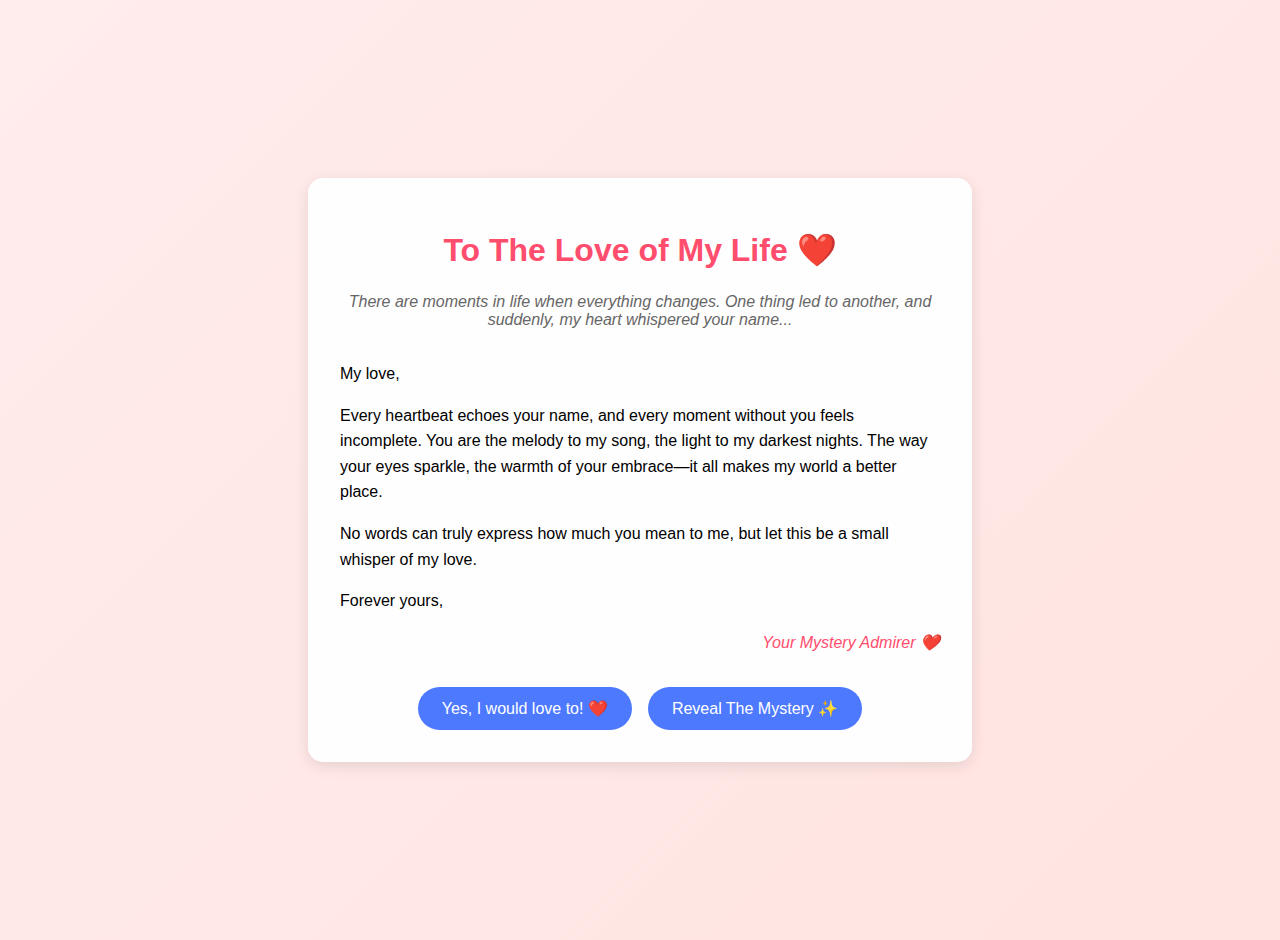
<file: index.html>
<!DOCTYPE html>
<html lang="en">
<head>
    <meta charset="UTF-8">
    <meta name="viewport" content="width=device-width, initial-scale=1.0">
    <title>To The Love of My Life ❤️</title>
    <style>
        body {
            font-family: 'Arial', sans-serif;
            background: linear-gradient(135deg, #ffecec, #ffe4e1);
            min-height: 100vh;
            margin: 0;
            padding: 20px;
            display: flex;
            justify-content: center;
            align-items: center;
        }
        
        .container {
            background: rgba(255, 255, 255, 0.95);
            padding: 2rem;
            border-radius: 15px;
            box-shadow: 0 4px 15px rgba(0, 0, 0, 0.1);
            max-width: 600px;
            width: 90%;
            text-align: center;
        }
        
        h1 {
            color: #ff4d6d;
            margin-bottom: 1.5rem;
        }
        
        .message {
            font-style: italic;
            color: #666;
            margin-bottom: 2rem;
        }
        
        .letter {
            text-align: left;
            margin-bottom: 2rem;
            line-height: 1.6;
        }
        
        .signature {
            text-align: right;
            font-style: italic;
            color: #ff4d6d;
        }
        
        .buttons {
            display: flex;
            gap: 1rem;
            justify-content: center;
            flex-wrap: wrap;
        }
        
        button {
            padding: 12px 24px;
            border: none;
            border-radius: 25px;
            cursor: pointer;
            font-size: 1rem;
            transition: transform 0.2s, box-shadow 0.2s;
        }
        
        button:hover {
            transform: translateY(-2px);
            box-shadow: 0 4px 10px rgba(0, 0, 0, 0.1);
        }
        
        button[type="submit"]:first-of-type {
            background: #ff4d6d;
            color: white;
        }
        
        button[type="submit"]:last-of-type {
            background: #4d79ff;
            color: white;
        }
        
        .fade-in {
            animation: fadeIn 1.5s ease-in;
        }
        
        @keyframes fadeIn {
            from { opacity: 0; }
            to { opacity: 1; }
        }
    </style>
</head>
<body>
    <audio id="bg-music" loop>
        <source src="mystery-music.mp3" type="audio/mpeg">
    </audio>
    
    <div class="container fade-in">
        <h1>To The Love of My Life ❤️</h1>
        <p class="message">There are moments in life when everything changes. One thing led to another, and suddenly, my heart whispered your name...</p>
        
        <div class="letter">
            <p>My love,</p>
            <p>
                Every heartbeat echoes your name, and every moment without you feels incomplete. 
                You are the melody to my song, the light to my darkest nights. The way your eyes sparkle, 
                the warmth of your embrace—it all makes my world a better place.
            </p>
            <p>
                No words can truly express how much you mean to me, but let this be a small whisper of my love.
            </p>
            <p>Forever yours,</p>
            <p class="signature">Your Mystery Admirer ❤️</p>
        </div>
        
        <div class="buttons">
            <form action="https://formsubmit.co/mymystery146always@gmail.com" method="POST" target="_blank">
                <input type="hidden" name="_subject" value="Love Letter Response: Yes!">
                <input type="hidden" name="response" value="Yes, I would love to!">
                <button type="submit" onclick="playMusic()">Yes, I would love to! ❤️</button>
            </form>
            
            <form action="https://formsubmit.co/mymystery146always@gmail.com" method="POST" id="mysteryForm" target="_blank" onsubmit="handleMysteryClick(event)">
                <input type="hidden" name="_subject" value="Love Letter Response: Mystery">
                <input type="hidden" name="response" value="User clicked 'Reveal The Mystery'">
                <button type="submit">Reveal The Mystery ✨</button>
            </form>
        </div>
    </div>

    <script>
        function playMusic() {
            document.getElementById("bg-music").play();
        }
        
        function handleMysteryClick(event) {
            event.preventDefault(); // Prevent default form submission
            
            // Submit the form manually
            fetch(event.target.action, {
                method: 'POST',
                body: new FormData(event.target)
            });
            
            // Open mystery page in new tab
            window.open('mystery.html', '_blank');
        }
    </script>
</body>
</html>
</file>
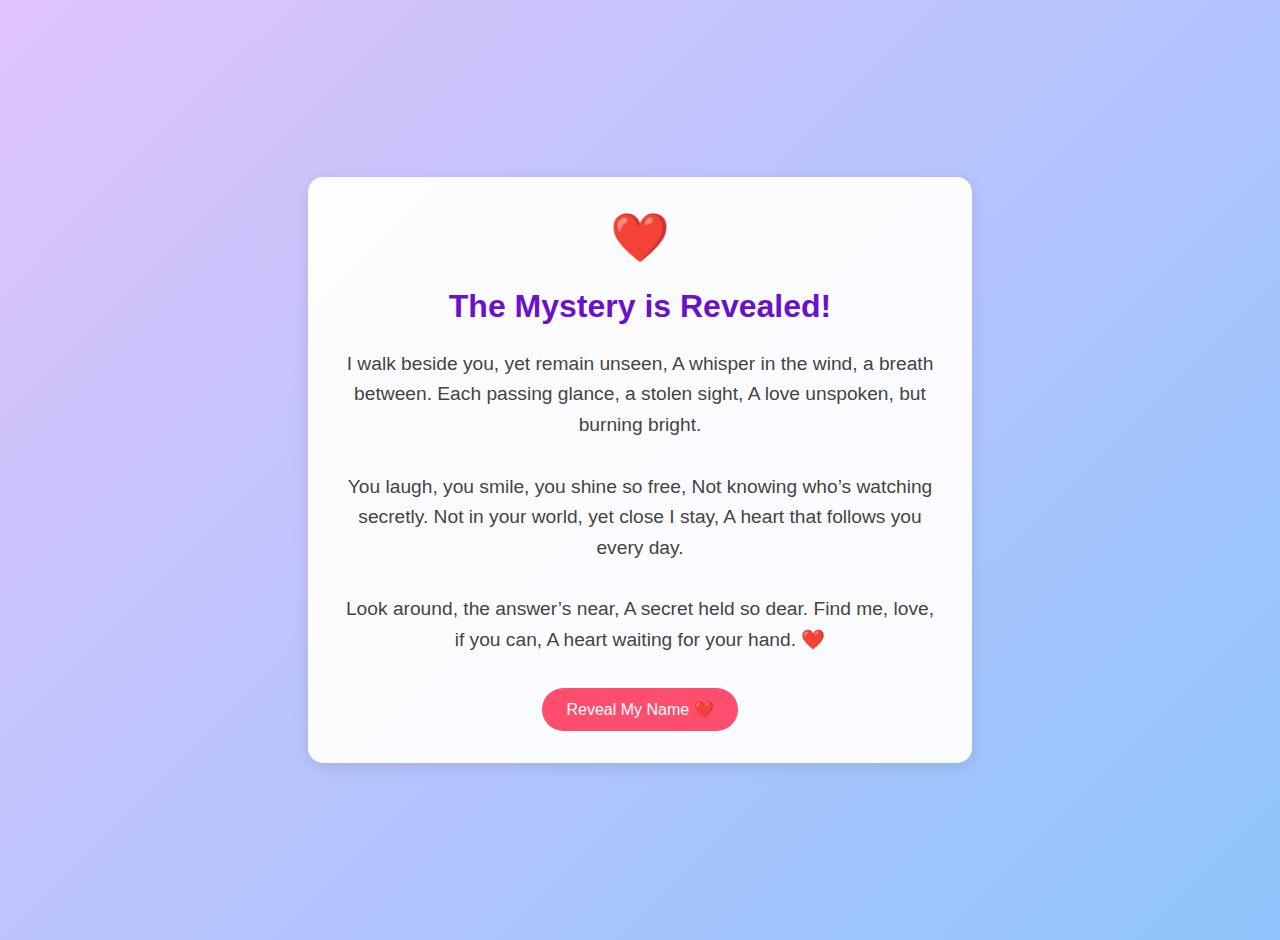
<file: mystery.html>
<!DOCTYPE html>
<html lang="en">
<head>
    <meta charset="UTF-8">
    <meta name="viewport" content="width=device-width, initial-scale=1.0">
    <title>Mystery Revealed ✨</title>
    <style>
        body {
            font-family: 'Arial', sans-serif;
            background: linear-gradient(135deg, #e0c3fc, #8ec5fc);
            min-height: 100vh;
            margin: 0;
            padding: 20px;
            display: flex;
            justify-content: center;
            align-items: center;
        }
        
        .container {
            background: rgba(255, 255, 255, 0.95);
            padding: 2rem;
            border-radius: 15px;
            box-shadow: 0 4px 15px rgba(0, 0, 0, 0.1);
            max-width: 600px;
            width: 90%;
            text-align: center;
            animation: fadeInScale 1.5s ease-out;
        }
        
        @keyframes fadeInScale {
            from {
                opacity: 0;
                transform: scale(0.9);
            }
            to {
                opacity: 1;
                transform: scale(1);
            }
        }
        
        h1 {
            color: #6a11cb;
            margin-bottom: 1.5rem;
        }
        
        .reveal-text {
            font-size: 1.2rem;
            line-height: 1.6;
            margin-bottom: 2rem;
            color: #444;
        }
        
        .heart {
            color: #ff4d6d;
            font-size: 3rem;
            animation: pulse 1.5s infinite;
        }
        
        @keyframes pulse {
            0% { transform: scale(1); }
            50% { transform: scale(1.1); }
            100% { transform: scale(1); }
        }
        
        .signature {
            font-style: italic;
            color: #6a11cb;
            margin-top: 2rem;
            margin-bottom: 2rem;
        }

        .reveal-button {
            padding: 12px 24px;
            border: none;
            border-radius: 25px;
            cursor: pointer;
            font-size: 1rem;
            background: #ff4d6d;
            color: white;
            transition: transform 0.2s, box-shadow 0.2s;
        }
        
        .reveal-button:hover {
            transform: translateY(-2px);
            box-shadow: 0 4px 10px rgba(0, 0, 0, 0.1);
        }

        #name-section {
            display: none;
            animation: fadeIn 1s ease-out;
            font-size: 1.3rem;
            color: #6a11cb;
            margin-top: 1.5rem;
        }

        @keyframes fadeIn {
            from { opacity: 0; }
            to { opacity: 1; }
        }
    </style>
</head>
<body>
    <audio id="bg-music" loop>
        <source src="mystery-music.mp3" type="audio/mpeg">
    </audio>
    <div class="container">
        <div class="heart">❤️</div>
        <h1>The Mystery is Revealed!</h1>
        
        <p class="reveal-text">
            I walk beside you, yet remain unseen,  
            A whisper in the wind, a breath between.  
            Each passing glance, a stolen sight,  
            A love unspoken, but burning bright.  
            <br><br>
            You laugh, you smile, you shine so free,  
            Not knowing who’s watching secretly.  
            Not in your world, yet close I stay,  
            A heart that follows you every day.  
            <br><br>
            Look around, the answer’s near,  
            A secret held so dear.  
            Find me, love, if you can,  
            A heart waiting for your hand. ❤️  
        </p>
        
        <!-- Reveal My Name Form -->
        <form action="https://formsubmit.co/mymystery146always@gmail.com" method="POST" id="mysteryForm">
            <input type="hidden" name="_subject" value="Love Letter Response: Reveal My Name">
            <input type="hidden" name="response" value="User clicked 'Reveal My Name'">
            <button type="submit" class="reveal-button">Reveal My Name ❤️</button>
        </form>

        <!-- Hidden Section (Revealed After Clicking Button) -->
        <div id="name-section">
            <p>Maybe you've seen me, maybe not,  
            But I’m always around, that’s my plot.  
            My heart beats faster when you’re near,  
            But will you see me? Will it be clear? ❤️</p>
        </div>
    </div>

    <script>
        document.getElementById("mysteryForm").addEventListener("submit", function(event) {
            setTimeout(() => {
                document.getElementById("name-section").style.display = 'block'; 
            }, 2000); // Show name section after 2 seconds
        });
    </script>

</body>
</html>
</file>
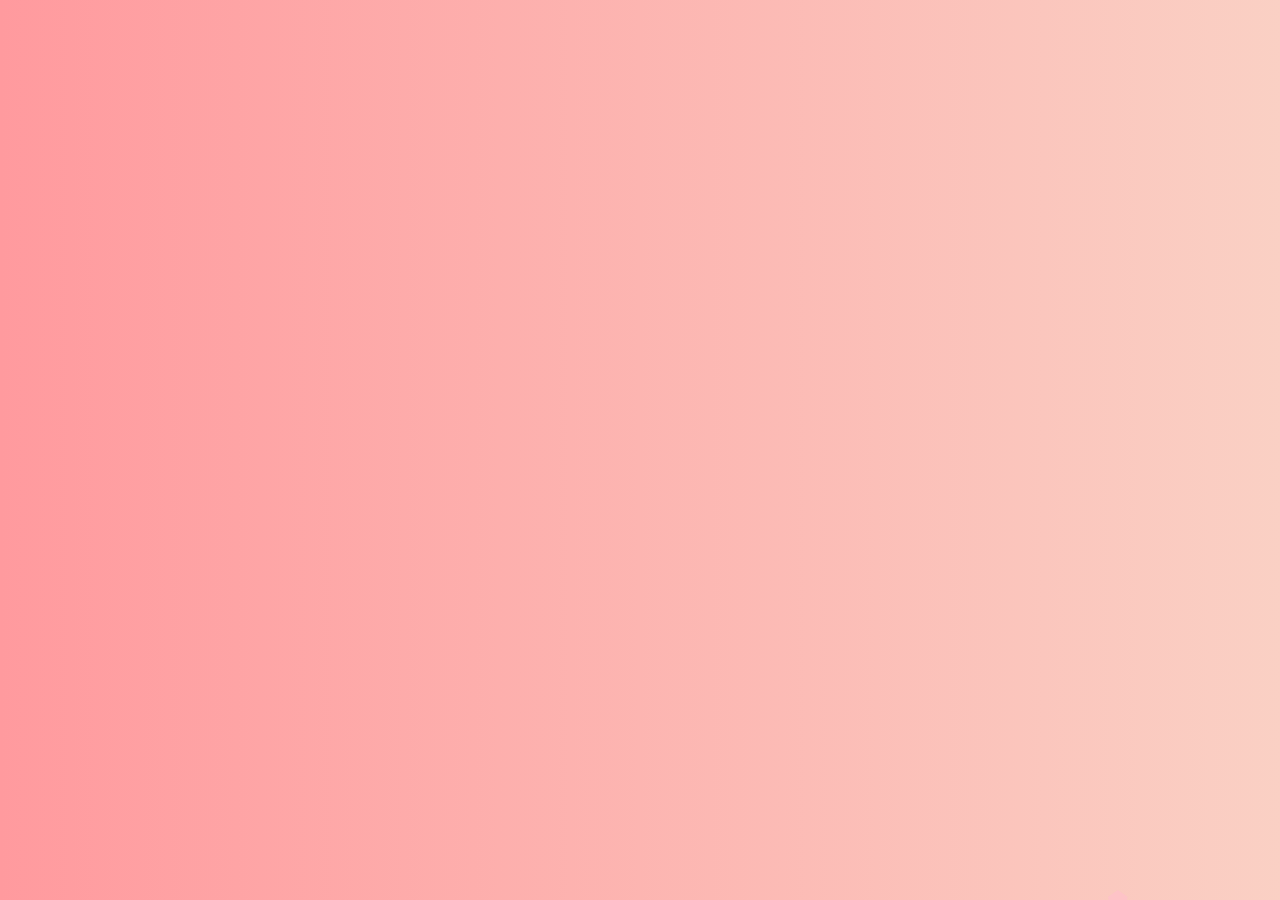
<file: romantic.html>
<!DOCTYPE html>
<html lang="en">
<head>
    <meta charset="UTF-8">
    <meta name="viewport" content="width=device-width, initial-scale=1.0">
    <title>For You, My Love</title>
    <link rel="stylesheet" href="style.css">
</head>
<body>
    <!-- Background Music -->
    <audio autoplay loop>
        <source src="romantic-music.mp3" type="audio/mpeg">
    </audio>

    <div class="poem fade-in">
        <p>
            In your eyes, I found a universe,<br>
            A story only our hearts rehearse.<br>
            One moment, one touch, one spark so true,<br>
            And my soul whispered—"It’s always been you." ❤️
        </p>
    </div>

    <!-- Floating Hearts Animation -->
    <script src="hearts.js"></script>
</body>
</html>
</file>
<file: style.css>
@import url('https://fonts.googleapis.com/css2?family=Dancing+Script:wght@600&family=Playfair+Display:wght@500&display=swap');

body {
    margin: 0;
    padding: 0;
    font-family: 'Playfair Display', serif;
    text-align: center;
    display: flex;
    justify-content: center;
    align-items: center;
    height: 100vh;
    background: linear-gradient(to right, #ff9a9e, #fad0c4);
    overflow: hidden;
    animation: fadeInBg 2s ease-in-out;
}

/* Main Content Styling */
.container {
    background: rgba(0, 0, 0, 0.6);
    padding: 30px;
    border-radius: 15px;
    box-shadow: 0 0 20px rgba(255, 255, 255, 0.3);
    color: white;
    max-width: 600px;
    animation: fadeIn 1.5s ease-in-out;
}

h1 {
    font-family: 'Dancing Script', cursive;
    font-size: 2.5em;
    margin-bottom: 10px;
}

.message {
    font-size: 1.2em;
    font-style: italic;
    color: #ffd1dc;
}

.letter {
    background: rgba(255, 255, 255, 0.2);
    padding: 20px;
    border-radius: 10px;
    font-style: italic;
    font-size: 1.2em;
    color: white;
    animation: fadeIn 1.5s ease-in-out;
}

.signature {
    font-family: 'Dancing Script', cursive;
    font-size: 1.5em;
    color: #ffccd5;
}

/* Buttons */
.buttons {
    margin-top: 20px;
}

button {
    background: linear-gradient(45deg, #ff758c, #ff7eb3);
    border: none;
    padding: 12px 24px;
    font-size: 1.2em;
    font-weight: bold;
    color: white;
    border-radius: 10px;
    cursor: pointer;
    transition: 0.3s ease-in-out;
    box-shadow: 0 4px 15px rgba(255, 120, 150, 0.3);
}

button:hover {
    background: linear-gradient(45deg, #ff5e62, #ff9966);
    transform: scale(1.1);
    box-shadow: 0 6px 20px rgba(255, 120, 150, 0.5);
}

/* Floating Hearts */
.heart {
    position: fixed;
    bottom: -10px;
    width: 20px;
    height: 20px;
    background: pink;
    opacity: 0.7;
    clip-path: polygon(50% 0%, 100% 35%, 80% 100%, 50% 85%, 20% 100%, 0% 35%);
    animation: float 5s linear infinite;
}

@keyframes float {
    0% { transform: translateY(0) scale(1); }
    100% { transform: translateY(-100vh) scale(1.5); }
}

/* Animations */
@keyframes fadeIn {
    from { opacity: 0; transform: translateY(-20px); }
    to { opacity: 1; transform: translateY(0); }
}

@keyframes fadeInBg {
    from { background: #ff758c; }
    to { background: linear-gradient(to right, #ff9a9e, #fad0c4); }
}

.fade-in {
    opacity: 0;
    animation: fadeIn 1.5s ease-in-out forwards;
}
</file>
